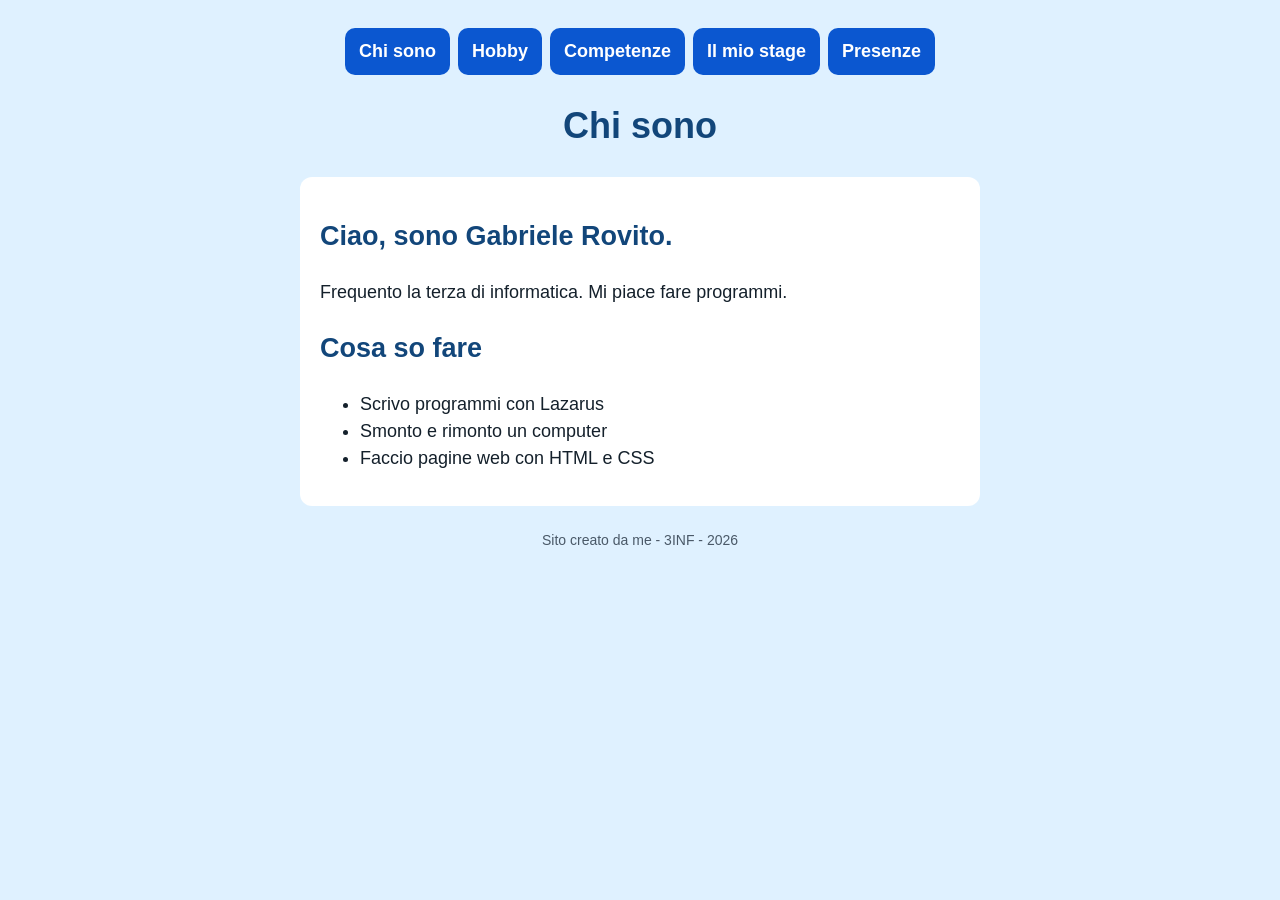
<file: index.html>
<!DOCTYPE html>
<html lang="it">
<head>
  <meta charset="utf-8">
  <meta name="viewport" content="width=device-width, initial-scale=1">
  <title>Chi sono</title>
  <link rel="stylesheet" href="style.css">
</head>
<body>
  <nav class="menu">
    <a href="index.html">Chi sono</a>
    <a href="passione.html">Hobby</a>
    <a href="competenze.html">Competenze</a>
    <a href="diario.html">Il mio stage</a>
    <a href="presenze.html">Presenze</a>
  </nav>
  <h1>Chi sono</h1>
  <div class="scheda">
    <h2>Ciao, sono Gabriele Rovito.</h2>
    <p>Frequento la terza di informatica. Mi piace fare programmi.</p>
    <h2>Cosa so fare</h2>
    <ul>
      <li>Scrivo programmi con Lazarus</li>
      <li>Smonto e rimonto un computer</li>
      <li>Faccio pagine web con HTML e CSS</li>
    </ul>
  </div>
  <p class="piede">Sito creato da me - 3INF - 2026</p>
</body>
</html>
</file>
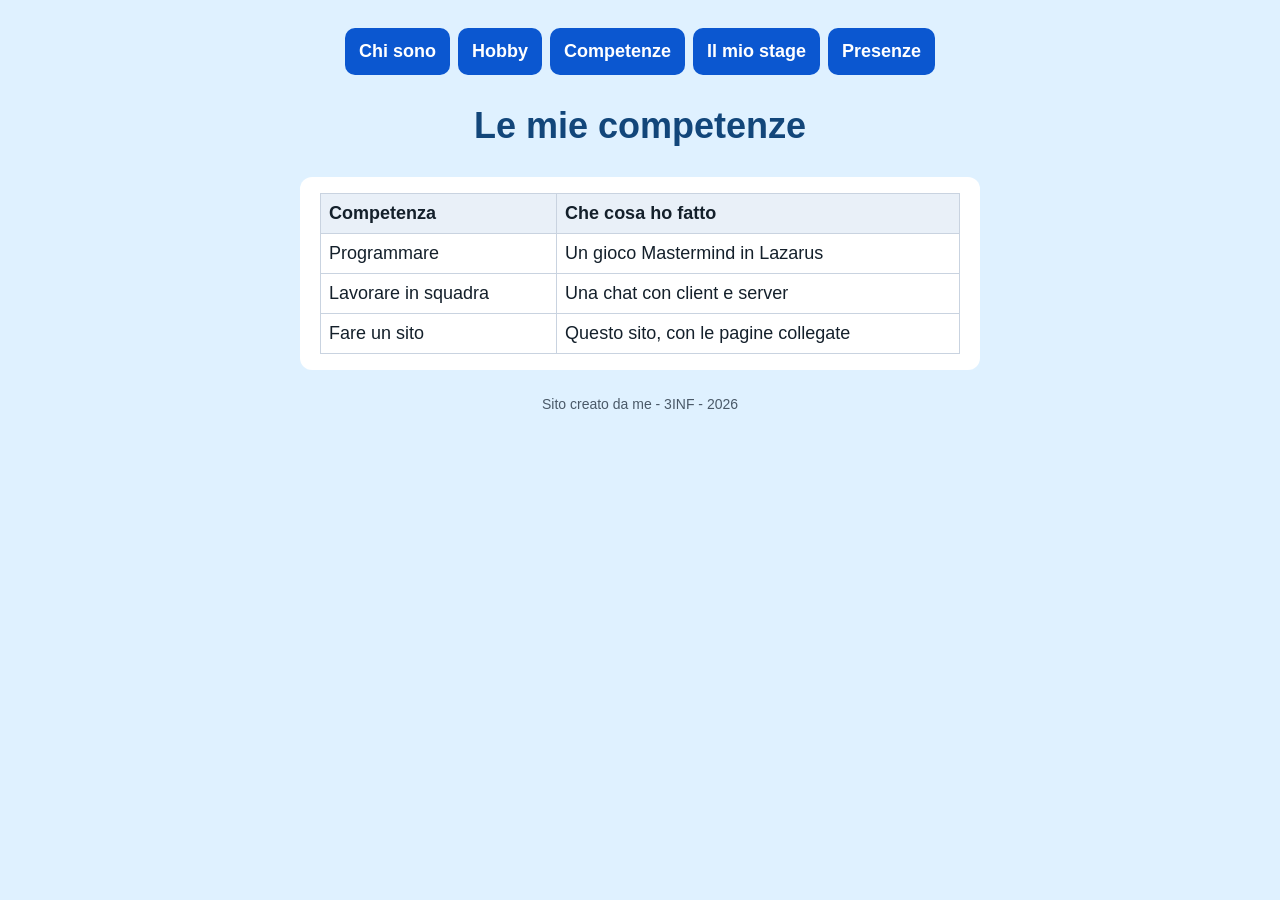
<file: competenze.html>
<!DOCTYPE html>
<html lang="it">
<head>
  <meta charset="utf-8">
  <meta name="viewport" content="width=device-width, initial-scale=1">
  <title>Le mie competenze</title>
  <link rel="stylesheet" href="style.css">
</head>
<body>
  <nav class="menu">
    <a href="index.html">Chi sono</a>
    <a href="passione.html">Hobby</a>
    <a href="competenze.html">Competenze</a>
    <a href="diario.html">Il mio stage</a>
    <a href="presenze.html">Presenze</a>
  </nav>
  <h1>Le mie competenze</h1>
  <div class="scheda">
    <table>
      <tr><th>Competenza</th><th>Che cosa ho fatto</th></tr>
      <tr><td>Programmare</td><td>Un gioco Mastermind in Lazarus</td></tr>
      <tr><td>Lavorare in squadra</td><td>Una chat con client e server</td></tr>
      <tr><td>Fare un sito</td><td>Questo sito, con le pagine collegate</td></tr>
    </table>
  </div>
  <p class="piede">Sito creato da me - 3INF - 2026</p>
</body>
</html>
</file>
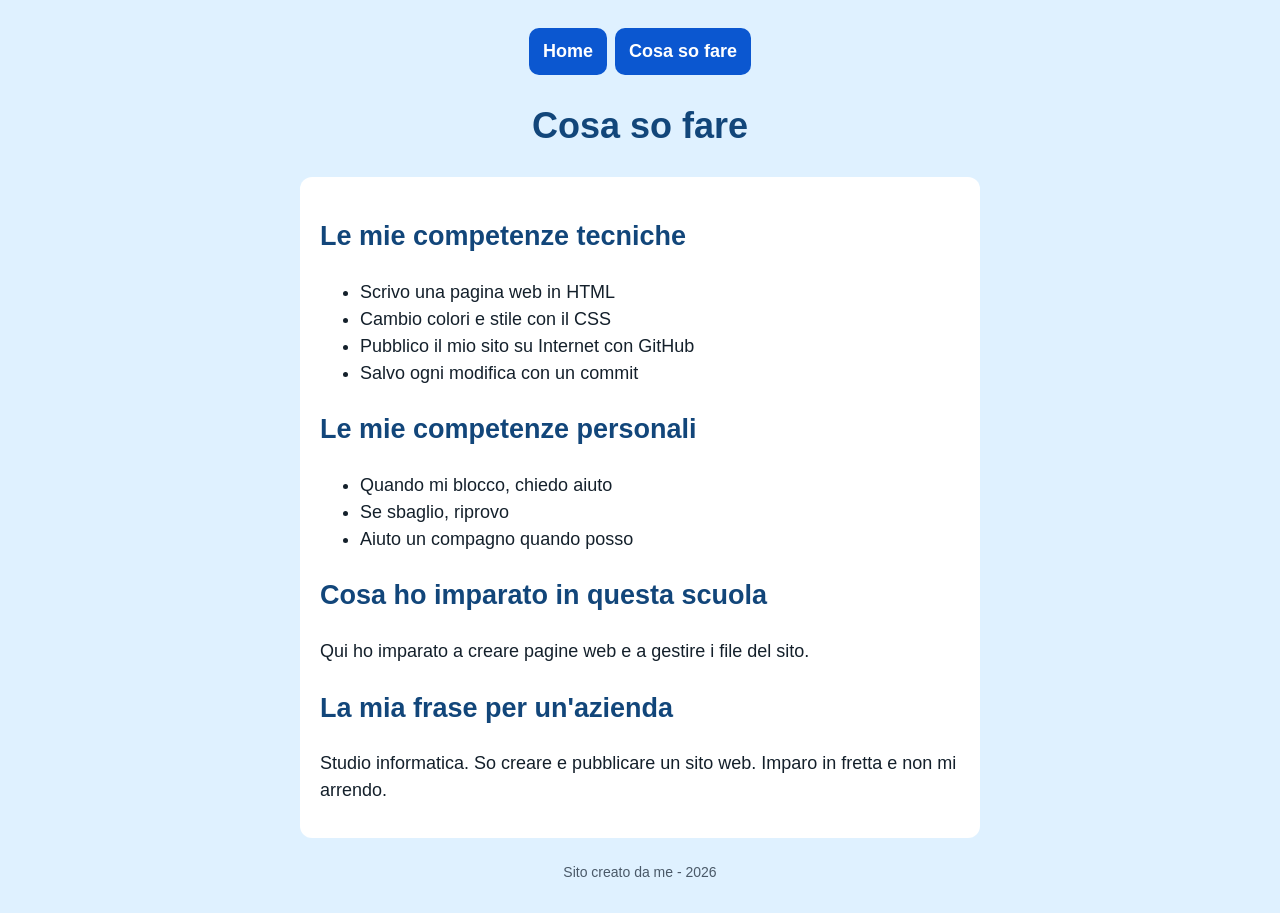
<file: Competenze.html>
<!DOCTYPE html>
<html lang="it">
<head>
  <meta charset="utf-8">
  <meta name="viewport" content="width=device-width, initial-scale=1">
  <title>Cosa so fare</title>
  <link rel="stylesheet" href="style.css">
</head>
<body>
  <nav class="menu">
    <a href="index.html">Home</a>
    <a href="competenze.html">Cosa so fare</a>
  </nav>
  <h1>Cosa so fare</h1>
  <div class="scheda">
    <h2>Le mie competenze tecniche</h2>
    <ul>
      <li>Scrivo una pagina web in HTML</li>
      <li>Cambio colori e stile con il CSS</li>
      <li>Pubblico il mio sito su Internet con GitHub</li>
      <li>Salvo ogni modifica con un commit</li>
    </ul>
    <h2>Le mie competenze personali</h2>
    <ul>
      <li>Quando mi blocco, chiedo aiuto</li>
      <li>Se sbaglio, riprovo</li>
      <li>Aiuto un compagno quando posso</li>
    </ul>
    <h2>Cosa ho imparato in questa scuola</h2>
    <p>Qui ho imparato a creare pagine web e a gestire i file del sito.</p>
    <h2>La mia frase per un'azienda</h2>
    <p>Studio informatica. So creare e pubblicare un sito web. Imparo in fretta e non mi arrendo.</p>
  </div>
  <p class="piede">Sito creato da me - 2026</p>
</body>
</html>
</file>
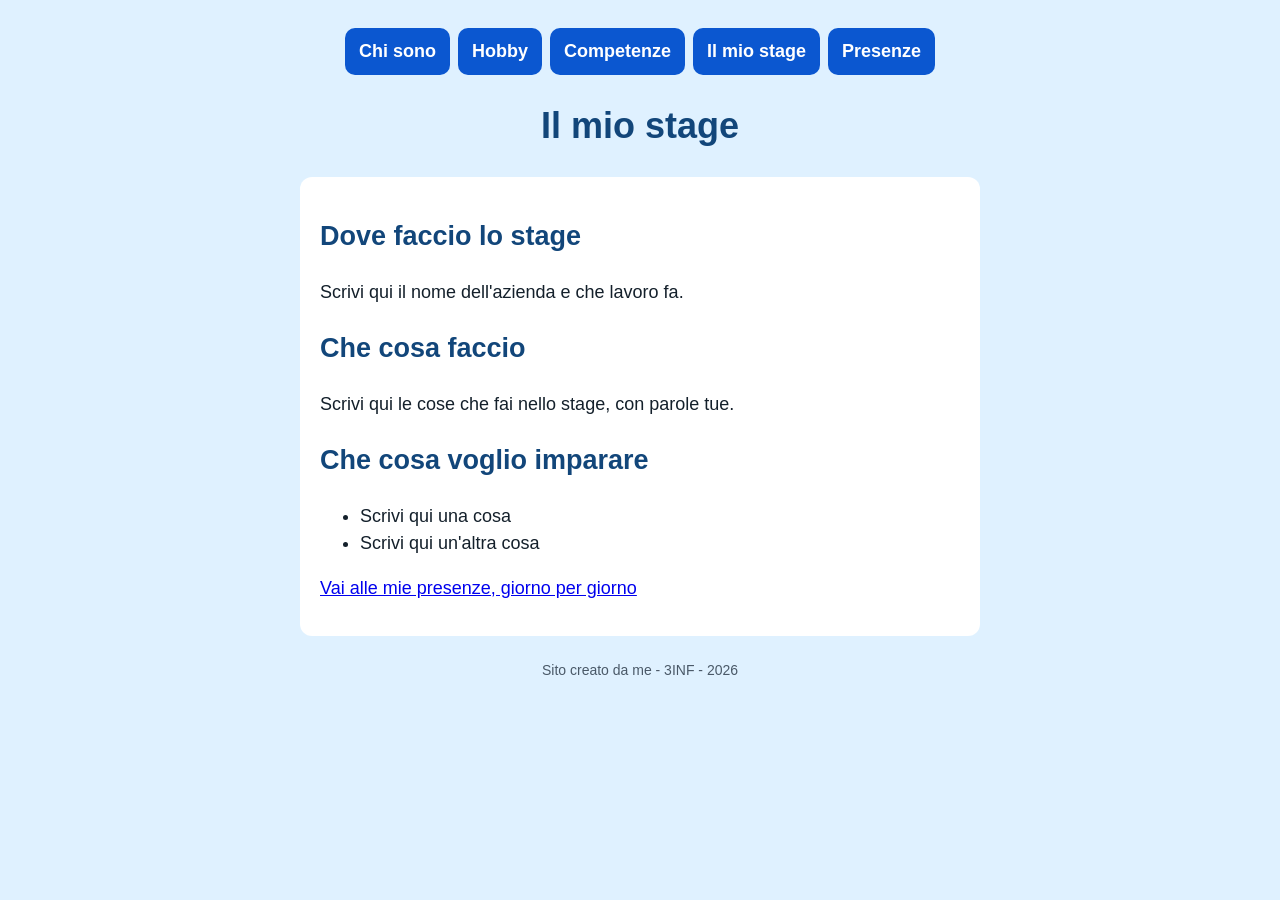
<file: diario.html>
<!DOCTYPE html>
<html lang="it">
<head>
  <meta charset="utf-8">
  <meta name="viewport" content="width=device-width, initial-scale=1">
  <title>Il mio stage</title>
  <link rel="stylesheet" href="style.css">
</head>
<body>
  <nav class="menu">
    <a href="index.html">Chi sono</a>
    <a href="passione.html">Hobby</a>
    <a href="competenze.html">Competenze</a>
    <a href="diario.html">Il mio stage</a>
    <a href="presenze.html">Presenze</a>
  </nav>
  <h1>Il mio stage</h1>
  <div class="scheda">
    <h2>Dove faccio lo stage</h2>
    <p>Scrivi qui il nome dell&#39;azienda e che lavoro fa.</p>
    <h2>Che cosa faccio</h2>
    <p>Scrivi qui le cose che fai nello stage, con parole tue.</p>
    <h2>Che cosa voglio imparare</h2>
    <ul>
      <li>Scrivi qui una cosa</li>
      <li>Scrivi qui un&#39;altra cosa</li>
    </ul>
    <p><a href="presenze.html">Vai alle mie presenze, giorno per giorno</a></p>
  </div>
  <p class="piede">Sito creato da me - 3INF - 2026</p>
</body>
</html>
</file>
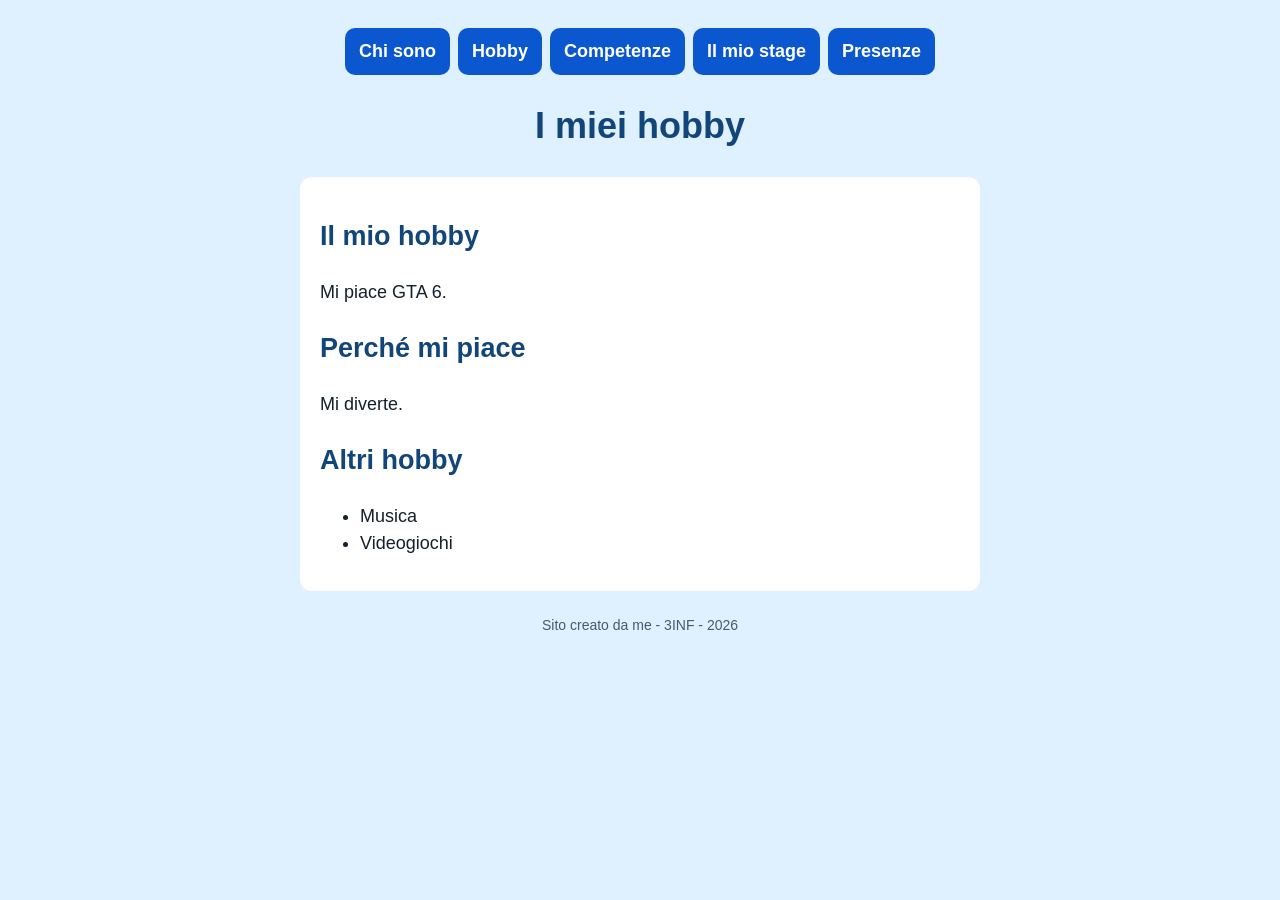
<file: passione.html>
<!DOCTYPE html>
<html lang="it">
<head>
  <meta charset="utf-8">
  <meta name="viewport" content="width=device-width, initial-scale=1">
  <title>I miei hobby</title>
  <link rel="stylesheet" href="style.css">
</head>
<body>
  <nav class="menu">
    <a href="index.html">Chi sono</a>
    <a href="passione.html">Hobby</a>
    <a href="competenze.html">Competenze</a>
    <a href="diario.html">Il mio stage</a>
    <a href="presenze.html">Presenze</a>
  </nav>
  <h1>I miei hobby</h1>
  <div class="scheda">
    <h2>Il mio hobby</h2>
    <p>Mi piace GTA 6.</p>
    <h2>Perché mi piace</h2>
    <p>Mi diverte.</p>
    <h2>Altri hobby</h2>
    <ul>
      <li>Musica</li>
      <li>Videogiochi</li>
    </ul>
  </div>
  <p class="piede">Sito creato da me - 3INF - 2026</p>
</body>
</html>
</file>
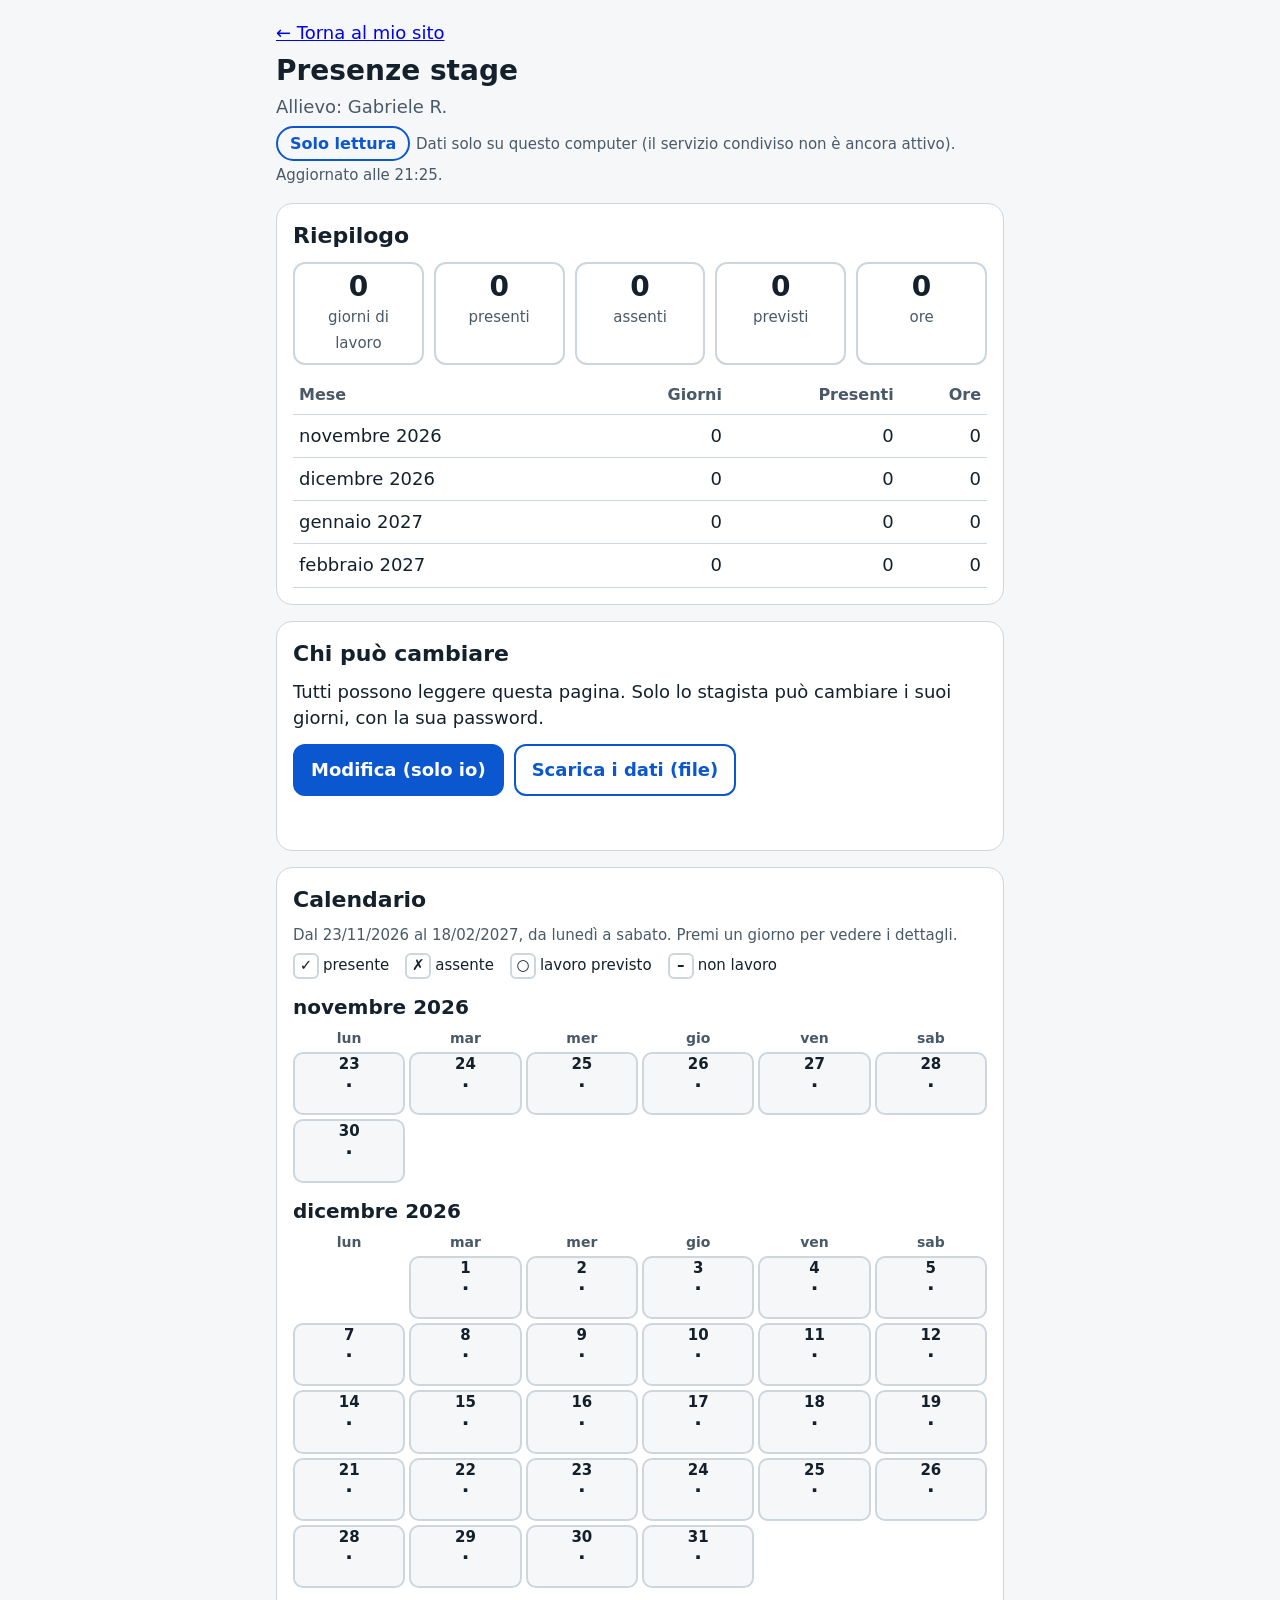
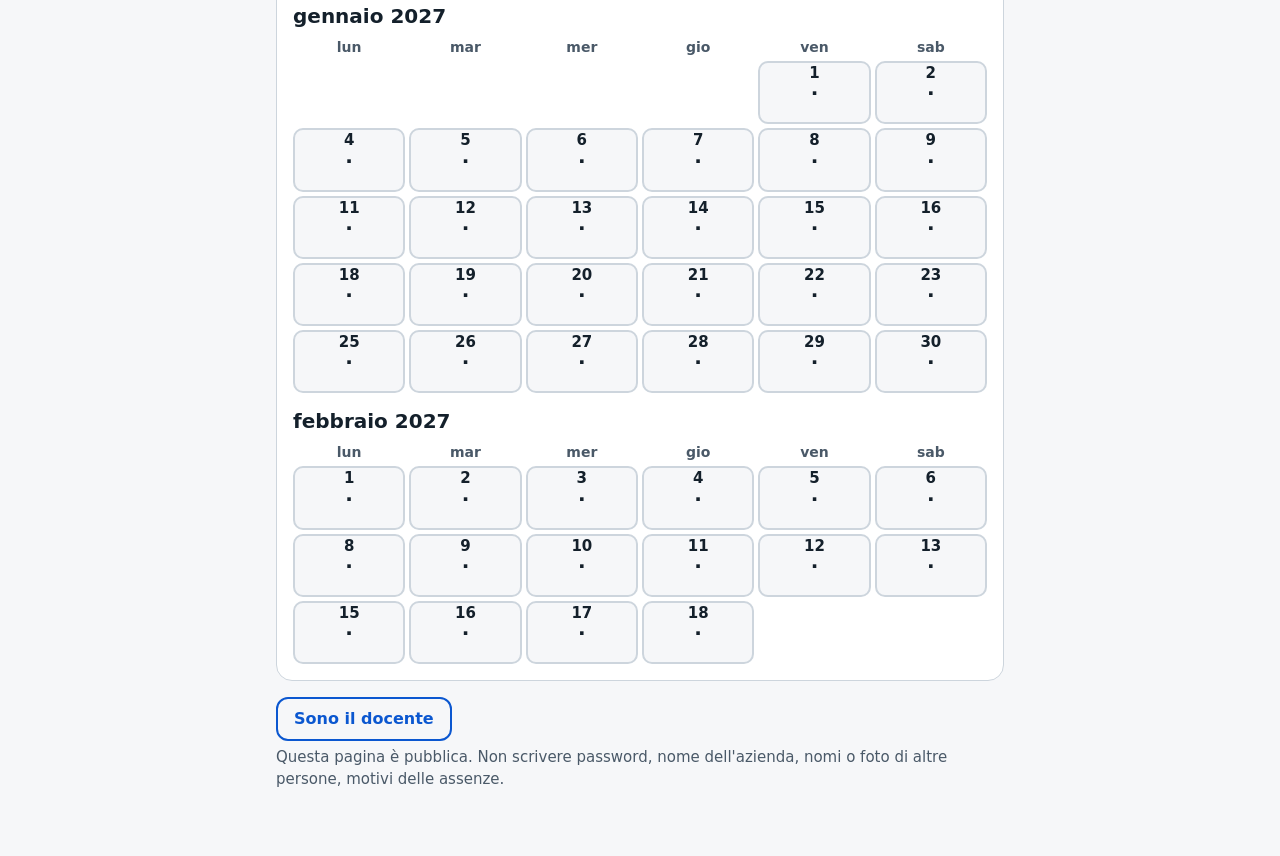
<file: presenze.html>
<!doctype html>
<html lang="it"><head><meta charset="utf-8"><meta name="viewport" content="width=device-width,initial-scale=1"><meta name="robots" content="noindex"><link rel="icon" href="data:,">
<title>Presenze stage</title>
<style>
:root{--bg:#f6f7f9;--card:#fff;--ink:#14202b;--mut:#4a5968;--line:#cdd5dd;--acc:#0b57d0;--accd:#fff;--ok:#0a7a3d;--okbg:#c8f0d2;--ko:#a32020;--kobg:#f6c9c9;--pv:#8a5a00;--pvbg:#fde9b8;--nl:#e7eaee;--warn:#fff8e1;--warnl:#e6c96a}
:root[data-theme="dark"]{--bg:#10161c;--card:#1a232c;--ink:#e8eef4;--mut:#a9b7c4;--line:#33424f;--acc:#8ab4f8;--accd:#10161c;--ok:#7fd69b;--okbg:#17402a;--ko:#ff9b9b;--kobg:#4a2222;--pv:#f2c66d;--pvbg:#4a3a12;--nl:#26313b;--warn:#3a3213;--warnl:#7a6a22}
@media (prefers-color-scheme:dark){:root:not([data-theme="light"]){--bg:#10161c;--card:#1a232c;--ink:#e8eef4;--mut:#a9b7c4;--line:#33424f;--acc:#8ab4f8;--accd:#10161c;--ok:#7fd69b;--okbg:#17402a;--ko:#ff9b9b;--kobg:#4a2222;--pv:#f2c66d;--pvbg:#4a3a12;--nl:#26313b;--warn:#3a3213;--warnl:#7a6a22}}
*{box-sizing:border-box}
html{-webkit-text-size-adjust:100%}
body{margin:0;background:var(--bg);color:var(--ink);font:18px/1.45 system-ui,-apple-system,"Segoe UI",Roboto,Arial,sans-serif;overflow-wrap:anywhere}
main{max-width:760px;margin:0 auto;padding:14px 16px 60px}
h1{font-size:28px;line-height:1.2;margin:8px 0 4px}
h2{font-size:22px;margin:0 0 10px}
p{margin:6px 0}
.sub,.small{color:var(--mut)}.small{font-size:15px}
section{background:var(--card);border:1px solid var(--line);border-radius:16px;padding:16px;margin:16px 0}
.badge{display:inline-block;padding:4px 12px;border-radius:99px;font-weight:700;font-size:16px;border:2px solid var(--line)}
.badge.view{border-color:var(--acc);color:var(--acc)}
.badge.edit{border-color:var(--ok);color:var(--ok);background:var(--okbg)}
.btn{min-height:52px;padding:10px 16px;border-radius:12px;border:2px solid var(--acc);background:var(--acc);color:var(--accd);font-weight:700;font-size:18px;line-height:1.2;font-family:inherit;cursor:pointer;touch-action:manipulation}
.btn.sec{background:transparent;color:var(--acc)}
.btn.ko{background:transparent;color:var(--ko);border-color:var(--ko)}
.btn:disabled{opacity:.5;cursor:default}
label{display:block;font-weight:700;margin:12px 0 4px}
input,select,textarea{width:100%;min-height:52px;font:inherit;padding:8px 10px;border-radius:10px;border:2px solid var(--line);background:var(--bg);color:var(--ink)}
textarea{min-height:96px}
input[type=checkbox]{width:28px;min-height:28px;height:28px;margin:0}
.msg{min-height:26px;font-weight:700}.msg.ok{color:var(--ok)}.msg.ko{color:var(--ko)}
.warn{background:var(--warn);border:1px solid var(--warnl);border-radius:10px;padding:10px 12px;margin:10px 0}
.actions{display:flex;flex-wrap:wrap;gap:10px;margin-top:12px}
[hidden]{display:none!important}
.cards{display:grid;grid-template-columns:repeat(2,1fr);gap:10px}
@media (min-width:600px){.cards{grid-template-columns:repeat(5,1fr)}}
.card{border:2px solid var(--line);border-radius:12px;padding:8px;text-align:center}
.card b{display:block;font-size:28px;line-height:1.1}.card span{font-size:15px;color:var(--mut)}
table{width:100%;border-collapse:collapse;margin-top:10px}
th,td{border-bottom:1px solid var(--line);padding:8px 6px;text-align:left}
th{font-size:16px;color:var(--mut)}td.n,th.n{text-align:right;white-space:nowrap}
.mese{margin:14px 0 6px;font-size:20px}
.grid{display:grid;grid-template-columns:repeat(6,1fr);gap:4px}
.gh{text-align:center;font-size:14px;font-weight:700;color:var(--mut)}
.d{min-height:62px;border-radius:10px;border:2px solid var(--line);background:var(--bg);color:var(--ink);font:inherit;padding:2px;display:flex;flex-direction:column;align-items:center;justify-content:center;line-height:1.15;cursor:pointer;touch-action:manipulation}
.d .dn{font-size:15px;font-weight:700}.d .sy{font-size:20px;font-weight:700}.d .ho{font-size:13px}
.d.s-N{background:var(--nl);color:var(--mut)}
.d.s-L{background:var(--pvbg);border-color:var(--pv);color:var(--pv)}
.d.s-P{background:var(--okbg);border-color:var(--ok);color:var(--ok)}
.d.s-A{background:var(--kobg);border-color:var(--ko);color:var(--ko)}
.vuoto{visibility:hidden}
.leg{display:flex;flex-wrap:wrap;gap:8px 16px;font-size:15px}
.leg span b{display:inline-block;min-width:26px;text-align:center;border-radius:6px;border:2px solid var(--line);margin-right:4px}
#sheet{position:fixed;inset:0;background:rgba(0,0,0,.5);display:flex;align-items:flex-end;justify-content:center;z-index:10}
#sheet .in{background:var(--card);width:100%;max-width:560px;max-height:92vh;overflow:auto;border-radius:18px 18px 0 0;padding:16px}
.sc{display:grid;grid-template-columns:1fr 1fr;gap:8px}
.sc .btn{background:var(--bg);color:var(--ink);border-color:var(--line)}
.sc .btn.on.N{background:var(--nl);border-color:var(--mut)}
.sc .btn.on.L{background:var(--pvbg);border-color:var(--pv);color:var(--pv)}
.sc .btn.on.P{background:var(--okbg);border-color:var(--ok);color:var(--ok)}
.sc .btn.on.A{background:var(--kobg);border-color:var(--ko);color:var(--ko)}
.days{display:grid;grid-template-columns:repeat(3,1fr);gap:8px}
.days label{display:flex;align-items:center;gap:8px;margin:0;font-weight:400;min-height:48px}
@media (max-width:520px){h1{font-size:24px}}
</style></head><body><main>
<p id="torna" hidden><a href="index.html">&larr; Torna al mio sito</a></p>
<h1>Presenze stage</h1>
<p class="sub" id="chi"></p>
<div id="viewer" hidden><label for="v-all">Allievo</label><select id="v-all"></select></div>
<div class="warn" id="prova" hidden><b>MODO PROVA.</b> Quello che scrivi resta solo su questo computer. Non va nelle presenze vere.</div>
<p><span class="badge view" id="modo">Solo lettura</span> <span class="small" id="stato">Caricamento...</span></p>

<section id="s-riep"><h2>Riepilogo</h2>
<div class="cards">
<div class="card"><b id="r-lav">0</b><span>giorni di lavoro</span></div>
<div class="card"><b id="r-pre">0</b><span>presenti</span></div>
<div class="card"><b id="r-ass">0</b><span>assenti</span></div>
<div class="card"><b id="r-prev">0</b><span>previsti</span></div>
<div class="card"><b id="r-ore">0</b><span>ore</span></div>
</div>
<table id="t-mesi"><thead><tr><th>Mese</th><th class="n">Giorni</th><th class="n">Presenti</th><th class="n">Ore</th></tr></thead><tbody></tbody></table>
</section>

<section id="s-az"><h2>Chi può cambiare</h2>
<p id="az-testo">Tutti possono leggere questa pagina. Solo lo stagista può cambiare i suoi giorni, con la sua password.</p>
<div id="f-pw" hidden>
<p id="pw-aiuto"></p>
<label for="pw1" id="l-pw1">Password</label><input id="pw1" type="password" autocomplete="current-password">
<div id="pw2box" hidden><label for="pw2">Scrivi ancora la stessa password</label><input id="pw2" type="password" autocomplete="new-password"></div>
<div class="actions"><button class="btn" id="b-pw-ok" type="button">Entra</button><button class="btn sec" id="b-pw-no" type="button">Annulla</button></div>
</div>
<div id="f-doc" hidden>
<label for="du">Utente</label><input id="du" type="text" autocomplete="username" autocapitalize="none" spellcheck="false">
<label for="dp">Password</label><input id="dp" type="password" autocomplete="current-password">
<div class="actions"><button class="btn" id="b-doc-ok" type="button">Entra</button><button class="btn sec" id="b-doc-no" type="button">Annulla</button></div>
</div>
<div class="actions" id="az-bott">
<button class="btn" id="b-mod" type="button">Modifica (solo io)</button>
<button class="btn sec" id="b-esci" type="button" hidden>Esci dalla modifica</button>
<button class="btn sec" id="b-export" type="button">Scarica i dati (file)</button>
<button class="btn sec" id="b-import" type="button" hidden>Carica il mio file</button><input type="file" id="f-import" accept=".json,application/json" hidden>
<button class="btn sec" id="b-invia" type="button" hidden>Invia le modifiche in attesa</button>
</div>
<p class="msg" id="msg" role="status" aria-live="polite"></p>
</section>

<section id="s-fissi" hidden><h2>I miei giorni di lavoro</h2>
<p class="small">Scegli i giorni della settimana in cui lavori. Premi il bottone: tutti i giorni ancora vuoti diventano <b>Lavoro previsto</b> o <b>Non lavoro</b>. I giorni già segnati non cambiano.</p>
<div class="days" id="giorni-sett"></div>
<div class="actions"><button class="btn" id="b-fissi" type="button">Segna i giorni scelti</button></div>
</section>

<section><h2>Calendario</h2>
<p class="small">Dal 23/11/2026 al 18/02/2027, da lunedì a sabato. Premi un giorno per vedere i dettagli.</p>
<div class="leg"><span><b>✓</b>presente</span><span><b>✗</b>assente</span><span><b>○</b>lavoro previsto</span><span><b>–</b>non lavoro</span></div>
<div id="cal"></div></section>
<section id="s-doc" hidden><h2>Docente</h2><p class="small">Hai fatto l'accesso come docente. Puoi cambiare i giorni di questo allievo.</p>
<div class="actions"><button class="btn ko" id="b-reset" type="button">Azzera la password di questo allievo</button></div></section>
<p class="small"><button class="btn sec" id="b-docente" type="button" style="min-height:44px;font-size:16px">Sono il docente</button></p>
<p class="small">Questa pagina è pubblica. Non scrivere password, nome dell'azienda, nomi o foto di altre persone, motivi delle assenze.</p>
</main>
<div id="sheet" hidden role="dialog" aria-modal="true" aria-labelledby="sh-tit"><div class="in">
<h2 id="sh-tit"></h2>
<div id="sh-let"></div>
<div id="sh-mod" hidden>
<div class="sc" id="sh-stati"></div>
<div id="sh-campi">
<div id="sh-oreb"><label for="sh-ore">Ore (da 0 a 12)</label><input id="sh-ore" type="number" min="0" max="12" step="0.5" inputmode="decimal" placeholder="Per esempio: 6"></div>
<label for="sh-att" id="sh-attl">Che cosa hai fatto</label><textarea id="sh-att" maxlength="200" placeholder="Poche parole"></textarea>
</div>
<p class="msg" id="sh-msg" role="status" aria-live="polite"></p>
<div class="actions"><button class="btn" id="sh-salva" type="button">Salva il giorno</button><button class="btn sec" id="sh-vuoto" type="button">Svuota il giorno</button><button class="btn sec" id="sh-chiudi2" type="button">Chiudi</button></div>
</div>
<div class="actions" id="sh-solo"><button class="btn sec" id="sh-chiudi" type="button">Chiudi</button></div>
</div></div>
<script>
"use strict";
/* ====== CONFIGURAZIONE (versione 2.2, 17/11/2026; v2.2: link «Torna al mio sito», bottone «Carica il mio file» per rimettere i giorni salvati con «Scarica i dati»; v2.1: accesso del docente con la password scelta dal docente, sale nuovo, PBKDF2 2.000.000 iterazioni; v2.0: prima versione) ====== */
var CFG = {
  allievo: "Gabriele R.",            /* «Nome I.»: lo mette la pagina «copia» */
  inizio: "2026-11-23", fine: "2027-02-18",
  endpoint: "",                      /* servizio Apps Script; vuoto = dati solo su questo computer */
  configUrl: "https://nicolaregge-pulse.github.io/corso-informatica/stage/config.json",  /* qui sta l'indirizzo del servizio: si attiva senza rifare le pagine */
  docenteModifica: true,             /* UN SOLO VALORE: true = il docente puo' sbloccare la modifica di ogni allievo; false = solo lo stagista */
  allievi: ["Alessandro A.","Denis A.","David A.","Eric C.","Nicolo' C.","Mirko D.","Ariel D.","Mahmoud E.","Rafi F.","Emmanuel F.","Andrea G.","Simone G.","Zhan L.","Tomas L.","Filippo M.","Beatrice N.","Kelvin P.","Kevin R.","Gabriele R.","Dani S.","Samuele U.","Noah V."],
  /*DOC-INIZIO*/
  doc: {iter: 2000000, salt: "30419b9ed8a272e2755a133168255df7", verifier: "aa7f3bc6ee890cc2c3f1fb0e5d5bc6c0f261cc8dd26fa501a1899412390e0832"},
  /*DOC-FINE*/
  chiave: "presenze-stage-v2"
};
var PROVA = /[?&]prova=1/.test(location.search);
if (PROVA) { CFG.endpoint = ""; CFG.chiave += "-prova"; }
var QS = (location.search.match(/[?&]allievo=([^&]*)/) || [])[1];
var VIEWER = CFG.allievo.charAt(0) === "@";
var ALL = VIEWER ? (QS ? decodeURIComponent(QS.replace(/\+/g, " ")) : "") : CFG.allievo;
var NOMI = {N: "Non lavoro", L: "Lavoro previsto", P: "Presente", A: "Assente"};
var SIMB = {N: "–", L: "○", P: "✓", A: "✗"};
var GN = ["domenica","lunedì","martedì","mercoledì","giovedì","venerdì","sabato"];
var MN = ["gennaio","febbraio","marzo","aprile","maggio","giugno","luglio","agosto","settembre","ottobre","novembre","dicembre"];
var dati = {};            /* iso -> {s,o,t} dell'allievo mostrato */
var info = {salt: "", haPassword: false};
var pend = {};            /* modifiche non ancora nel servizio */
var K = null, comeDocente = false, aperto = null, ultimiDati = [];
var $ = function (id) { return document.getElementById(id); };
function el(t, c, x) { var e = document.createElement(t); if (c) e.className = c; if (x != null) e.textContent = x; return e; }
function utc(iso) { var p = iso.split("-"); return new Date(Date.UTC(+p[0], +p[1] - 1, +p[2])); }
function isoDi(d) { return d.toISOString().slice(0, 10); }
function fmt(iso) { var p = iso.split("-"); return p[2] + "/" + p[1] + "/" + p[0]; }
function nOre(n) { return String(Math.round(n * 10) / 10).replace(".", ","); }
function periodo() { var a = [], d = utc(CFG.inizio), f = utc(CFG.fine); while (d <= f) { if (d.getUTCDay() !== 0) a.push(isoDi(d)); d = new Date(d.getTime() + 86400000); } return a; }
var PER = periodo();
function msg(t, k) { var m = $("msg"); m.className = "msg " + (k || ""); m.textContent = t; }

/* ====== dati: locali o dal servizio ====== */
function kLoc(p) { return CFG.chiave + ":" + (p || "d") + ":" + ALL; }
function leggiLoc(p) { try { var t = localStorage.getItem(kLoc(p)); return t ? JSON.parse(t) : null; } catch (e) { return null; } }
function scriviLoc(p, v) { try { localStorage.setItem(kLoc(p), JSON.stringify(v)); } catch (e) {} }
function vista() { var o = {}, k; for (k in dati) o[k] = dati[k]; for (k in pend) { if (pend[k].s) o[k] = pend[k]; else delete o[k]; } return o; }
function stato(t) { $("stato").textContent = t; }
function ora() { var d = new Date(); return ("0" + d.getHours()).slice(-2) + ":" + ("0" + d.getMinutes()).slice(-2); }
function carica() {
  if (!ALL) { dati = {}; disegna(); stato("Scegli un allievo."); return Promise.resolve(); }
  pend = (CFG.endpoint && leggiLoc("pend")) || {};
  if (!CFG.endpoint) {
    var l = leggiLoc("d") || {};
    dati = l.giorni || {}; info = {salt: l.salt || "", haPassword: !!l.verifier};
    stato((PROVA ? "Modo prova: dati solo su questo computer. " : "Dati solo su questo computer (il servizio condiviso non è ancora attivo). ") + "Aggiornato alle " + ora() + ".");
    disegna(); return Promise.resolve();
  }
  return fetch(CFG.endpoint + "?t=" + Date.now()).then(function (r) { return r.json(); }).then(function (j) {
    dati = {}; (j.giorni || []).forEach(function (g) { if (g.a === ALL) dati[g.d] = {s: g.s, o: Number(g.o) || 0, t: g.t || ""}; });
    var a = (j.allievi || []).filter(function (x) { return x.nome === ALL; })[0];
    info = a ? {salt: a.salt || "", haPassword: !!a.haPassword} : {salt: "", haPassword: false};
    if (typeof j.docenteModifica === "boolean") CFG.docenteModifica = j.docenteModifica;
    stato("Dati dal servizio condiviso. Aggiornati alle " + ora() + ".");
    disegna();
  }).catch(function () { dati = {}; stato("Il servizio condiviso non risponde. Riprova più tardi."); disegna(); });
}

/* ====== calendario e riepilogo ====== */
function disegna() {
  $("chi").textContent = ALL ? "Allievo: " + ALL : "Scegli un allievo per vedere le sue presenze.";
  var v = vista(), c = {L: 0, P: 0, A: 0, ore: 0}, mesi = {};
  PER.forEach(function (d) {
    var x = v[d]; if (!x) return; var m = d.slice(0, 7);
    mesi[m] = mesi[m] || {g: 0, p: 0, o: 0};
    if (x.s === "L") { c.L++; mesi[m].g++; }
    if (x.s === "P") { c.P++; mesi[m].g++; mesi[m].p++; mesi[m].o += x.o || 0; c.ore += x.o || 0; }
    if (x.s === "A") { c.A++; mesi[m].g++; }
  });
  $("r-lav").textContent = c.L + c.P + c.A; $("r-pre").textContent = c.P; $("r-ass").textContent = c.A; $("r-prev").textContent = c.L; $("r-ore").textContent = nOre(c.ore);
  var tb = document.querySelector("#t-mesi tbody"); tb.textContent = "";
  var chiavi = []; PER.forEach(function (d) { var m = d.slice(0, 7); if (chiavi.indexOf(m) < 0) chiavi.push(m); });
  chiavi.forEach(function (m) {
    var q = mesi[m] || {g: 0, p: 0, o: 0}, tr = el("tr");
    tr.appendChild(el("td", null, MN[+m.slice(5) - 1] + " " + m.slice(0, 4))); tr.appendChild(el("td", "n", q.g)); tr.appendChild(el("td", "n", q.p)); tr.appendChild(el("td", "n", nOre(q.o))); tb.appendChild(tr);
  });
  var cal = $("cal"); cal.textContent = "";
  chiavi.forEach(function (m) {
    cal.appendChild(el("h3", "mese", MN[+m.slice(5) - 1] + " " + m.slice(0, 4)));
    var g = el("div", "grid"); ["lun", "mar", "mer", "gio", "ven", "sab"].forEach(function (n) { g.appendChild(el("div", "gh", n)); });
    var giorni = PER.filter(function (d) { return d.slice(0, 7) === m; });
    var off = (utc(giorni[0]).getUTCDay() + 6) % 7; for (var i = 0; i < off; i++) g.appendChild(el("div", "vuoto"));
    giorni.forEach(function (d) {
      var x = v[d], b = el("button", "d" + (x ? " s-" + x.s : "")); b.type = "button";
      b.appendChild(el("span", "dn", String(+d.slice(8)))); b.appendChild(el("span", "sy", x ? SIMB[x.s] : "·"));
      b.appendChild(el("span", "ho", x && x.s === "P" ? nOre(x.o || 0) + " h" : " "));
      b.setAttribute("aria-label", GN[utc(d).getUTCDay()] + " " + fmt(d) + ": " + (x ? NOMI[x.s] + (x.s === "P" ? ", " + nOre(x.o || 0) + " ore" : "") : "non segnato"));
      b.addEventListener("click", function () { apriGiorno(d); }); g.appendChild(b);
    });
    cal.appendChild(g);
  });
  $("b-invia").hidden = !(K && CFG.endpoint && Object.keys(pend).length);
  $("b-import").hidden = !K || comeDocente;
}

/* ====== il giorno ====== */
var scelta = "";
function apriGiorno(d) {
  aperto = d; var x = vista()[d];
  $("sh-tit").textContent = GN[utc(d).getUTCDay()] + " " + fmt(d); $("sh-msg").textContent = "";
  var let_ = $("sh-let"); let_.textContent = "";
  if (!K) {
    let_.appendChild(el("p", null, x ? NOMI[x.s] : "Non ancora segnato."));
    if (x && x.s === "P") let_.appendChild(el("p", null, "Ore: " + nOre(x.o || 0)));
    if (x && x.t) let_.appendChild(el("p", null, x.t));
    $("sh-mod").hidden = true; $("sh-solo").hidden = false;
  } else {
    scelta = x ? x.s : ""; $("sh-ore").value = x && x.s === "P" ? x.o : ""; $("sh-att").value = x ? (x.t || "") : "";
    var S = $("sh-stati"); S.textContent = "";
    ["P", "A", "L", "N"].forEach(function (s) {
      var b = el("button", "btn " + s, SIMB[s] + " " + NOMI[s]); b.type = "button"; b.dataset.s = s;
      b.addEventListener("click", function () { scelta = s; campi(); }); S.appendChild(b);
    });
    campi(); $("sh-mod").hidden = false; $("sh-solo").hidden = true;
  }
  $("sheet").hidden = false;
  var f = $("sh-mod").hidden ? $("sh-chiudi") : S0(); if (f) f.focus();
}
function S0() { return $("sh-stati").firstChild; }
function campi() {
  Array.prototype.forEach.call($("sh-stati").children, function (b) { b.className = "btn " + b.dataset.s + (b.dataset.s === scelta ? " on" : ""); b.setAttribute("aria-pressed", b.dataset.s === scelta ? "true" : "false"); });
  $("sh-campi").hidden = !(scelta === "P" || scelta === "L"); $("sh-oreb").hidden = scelta !== "P";
  $("sh-attl").textContent = scelta === "L" ? "Che cosa farai (facoltativo)" : "Che cosa hai fatto";
}
function chiudi() { $("sheet").hidden = true; aperto = null; }
function salvaGiorno() {
  var m = $("sh-msg"); m.className = "msg ko";
  if (!scelta) { m.textContent = "Scegli una delle quattro cose."; return; }
  var o = 0, t = $("sh-att").value.trim().slice(0, 200);
  if (scelta === "P") {
    o = parseFloat(String($("sh-ore").value).replace(",", "."));
    if (isNaN(o) || o < 0 || o > 12) { m.textContent = "Le ore sono un numero da 0 a 12."; return; }
    if (!t) { m.textContent = "Scrivi in poche parole che cosa hai fatto."; return; }
  }
  if (scelta === "A" || scelta === "N") t = "";
  invia([{d: aperto, s: scelta, o: o, t: t}]).then(function (ok) { if (ok) chiudi(); });
}
function svuotaGiorno() { invia([{d: aperto, s: "", o: 0, t: ""}]).then(function (ok) { if (ok) chiudi(); }); }

/* ====== salvataggio ====== */
function applica(lista) {
  lista.forEach(function (g) { if (g.s) dati[g.d] = {s: g.s, o: g.o, t: g.t}; else delete dati[g.d]; });
}
function invia(lista) {
  if (!K) { msg("Per cambiare serve l'accesso.", "ko"); return Promise.resolve(false); }
  if (!CFG.endpoint) {
    if (comeDocente && !CFG.docenteModifica) { msg("La modifica del docente è spenta.", "ko"); return Promise.resolve(false); }
    applica(lista); var l = leggiLoc("d") || {}; l.giorni = dati; scriviLoc("d", l); disegna();
    msg("Salvato su questo computer. Premi «Scarica i dati» per avere il file.", "ok"); return Promise.resolve(true);
  }
  return post({op: "salva", allievo: ALL, k: K, giorni: lista}).then(function (j) {
    if (j && j.ok) { applica(lista); lista.forEach(function (g) { delete pend[g.d]; }); scriviLoc("pend", pend); disegna(); msg("Salvato nel servizio condiviso.", "ok"); return true; }
    if (j && /accesso/.test(j.errore || "")) { msg("La password non è più valida. Esci e rientra.", "ko"); return false; }
    msg("Il servizio non ha accettato (" + ((j && j.errore) || "errore") + ").", "ko"); return false;
  }).catch(function () {
    lista.forEach(function (g) { pend[g.d] = {s: g.s, o: g.o, t: g.t}; }); scriviLoc("pend", pend); disegna();
    msg("Non riesco a inviare. La modifica resta su questo computer: premi «Invia le modifiche in attesa».", "ko"); return true;
  });
}
function inviaAttesa() {
  var lista = Object.keys(pend).map(function (d) { return {d: d, s: pend[d].s, o: pend[d].o || 0, t: pend[d].t || ""}; });
  if (!lista.length) return; invia(lista).then(function () { carica(); });
}
function post(c) { return fetch(CFG.endpoint, {method: "POST", headers: {"Content-Type": "text/plain;charset=utf-8"}, body: JSON.stringify(c)}).then(function (r) { return r.json(); }); }

/* ====== password: PBKDF2 con sale; si salva e si confronta solo l'impronta ====== */
function hex2buf(h) { var a = new Uint8Array(h.length / 2); for (var i = 0; i < a.length; i++) a[i] = parseInt(h.substr(i * 2, 2), 16); return a; }
function buf2hex(b) { return Array.prototype.map.call(new Uint8Array(b), function (x) { return ("0" + x.toString(16)).slice(-2); }).join(""); }
function derivaChiave(saltHex, extra, password, iter) {
  var enc = new TextEncoder(), sale = hex2buf(saltHex), u = enc.encode(extra.trim().toLowerCase());
  var s = new Uint8Array(sale.length + u.length); s.set(sale, 0); s.set(u, sale.length);
  return crypto.subtle.importKey("raw", enc.encode(password), "PBKDF2", false, ["deriveBits"]).then(function (k) {
    return crypto.subtle.deriveBits({name: "PBKDF2", hash: "SHA-256", salt: s, iterations: iter}, k, 256);
  }).then(function (bits) { var kk = buf2hex(bits); return crypto.subtle.digest("SHA-256", enc.encode(kk)).then(function (h) { return {K: kk, V: buf2hex(h)}; }); });
}
function saleNuovo() { var a = new Uint8Array(16); crypto.getRandomValues(a); return buf2hex(a); }
var ITER = 200000;
function haCrypto() { return !!(window.crypto && crypto.subtle); }

function mostraPw(si) {
  $("f-pw").hidden = !si; $("f-doc").hidden = true; $("pw1").value = ""; $("pw2").value = "";
  if (!si) return;
  var nuova = !info.haPassword;
  $("pw2box").hidden = !nuova;
  $("pw-aiuto").textContent = nuova ? "Prima volta: scegli la tua password. Almeno 8 caratteri. Scrivila su un posto sicuro: non si può leggere più. Non darla a nessuno." : "Scrivi la tua password.";
  $("l-pw1").textContent = nuova ? "Scegli la password" : "Password"; $("b-pw-ok").textContent = nuova ? "Salva la password ed entra" : "Entra";
  $("pw1").autocomplete = nuova ? "new-password" : "current-password"; $("pw1").focus();
}
function entraStagista() {
  if (!haCrypto()) { msg("Questo browser non può controllare la password. Apri la pagina con https.", "ko"); return; }
  var p = $("pw1").value, nuova = !info.haPassword;
  if (nuova) { if (p.length < 8) { msg("La password ha almeno 8 caratteri.", "ko"); return; } if (p !== $("pw2").value) { msg("Le due password sono diverse.", "ko"); return; } }
  else if (!p) { msg("Scrivi la password.", "ko"); return; }
  $("b-pw-ok").disabled = true; msg("Controllo...", "");
  var fine = function () { $("b-pw-ok").disabled = false; };
  var salt = nuova ? saleNuovo() : info.salt;
  derivaChiave(salt, ALL, p, ITER).then(function (r) {
    if (nuova) {
      if (!CFG.endpoint) { var l = leggiLoc("d") || {}; l.salt = salt; l.verifier = r.V; scriviLoc("d", l); info = {salt: salt, haPassword: true}; fine(); attiva(r.K, false); return; }
      return post({op: "imposta", allievo: ALL, salt: salt, verifier: r.V}).then(function (j) {
        fine(); if (j && j.ok) { info = {salt: salt, haPassword: true}; attiva(r.K, false); } else msg("Non riesco a salvare la password (" + ((j && j.errore) || "errore") + "). Se qualcuno l'ha già scelta, chiedi al docente di azzerarla.", "ko");
      });
    }
    if (!CFG.endpoint) { var l2 = leggiLoc("d") || {}; fine(); if (r.V === l2.verifier) attiva(r.K, false); else sbagliata(); return; }
    return post({op: "verifica", allievo: ALL, k: r.K}).then(function (j) { fine(); if (j && j.ok) attiva(r.K, false); else sbagliata(); });
  }).catch(function () { fine(); msg("Non riesco a controllare. Riprova.", "ko"); });
}
function sbagliata() { setTimeout(function () { msg("Password sbagliata. Riprova.", "ko"); $("pw1").value = ""; }, 600); }
function entraDocente() {
  if (!haCrypto()) { msg("Questo browser non può controllare la password. Apri la pagina con https.", "ko"); return; }
  if (!CFG.docenteModifica) { msg("La modifica del docente è spenta.", "ko"); return; }
  if (!CFG.doc.iter) { msg("L'accesso del docente non è ancora attivo.", "ko"); return; }
  var u = $("du").value, p = $("dp").value; if (!u || !p) { msg("Scrivi utente e password.", "ko"); return; }
  $("b-doc-ok").disabled = true; msg("Controllo...", "");
  derivaChiave(CFG.doc.salt, u, p, CFG.doc.iter).then(function (r) {
    $("b-doc-ok").disabled = false;
    if (!CFG.endpoint) { if (r.V === CFG.doc.verifier) attiva(r.K, true); else sbagliataDoc(); return; }
    return post({op: "verifica", allievo: ALL, k: r.K}).then(function (j) { if (j && j.ok) attiva(r.K, true); else sbagliataDoc(); });
  }).catch(function () { $("b-doc-ok").disabled = false; msg("Non riesco a controllare. Riprova.", "ko"); });
}
function sbagliataDoc() { setTimeout(function () { msg("Utente o password sbagliati.", "ko"); $("dp").value = ""; }, 600); }
function attiva(k, doc) {
  K = k; comeDocente = doc; $("pw1").value = ""; $("pw2").value = ""; $("dp").value = "";
  $("f-pw").hidden = true; $("f-doc").hidden = true;
  var b = $("modo"); b.textContent = doc ? "Modifica attiva (docente)" : "Modifica attiva"; b.className = "badge edit";
  $("b-mod").hidden = true; $("b-docente").hidden = true; $("b-esci").hidden = false; $("s-fissi").hidden = false; $("s-doc").hidden = !doc;
  $("az-testo").textContent = "Puoi cambiare i giorni. Premi un giorno del calendario.";
  msg("Accesso giusto.", "ok"); disegna();
}
function esci() {
  K = null; comeDocente = false; chiudi();
  var b = $("modo"); b.textContent = "Solo lettura"; b.className = "badge view";
  $("torna").hidden = VIEWER;
  $("b-mod").hidden = VIEWER; $("b-docente").hidden = false; $("b-esci").hidden = true; $("s-fissi").hidden = true; $("s-doc").hidden = true; $("f-pw").hidden = true; $("f-doc").hidden = true;
  $("az-testo").textContent = VIEWER ? "Tutti possono leggere questa pagina. Solo lo stagista può cambiare i suoi giorni, dalla pagina del suo sito, con la sua password." : "Tutti possono leggere questa pagina. Solo lo stagista può cambiare i suoi giorni, con la sua password.";
  msg("", ""); disegna();
}

/* ====== giorni fissi, azzeramento, file ====== */
function segnaFissi() {
  var sc = {}; Array.prototype.forEach.call(document.querySelectorAll("#giorni-sett input"), function (i) { if (i.checked) sc[i.value] = 1; });
  if (!Object.keys(sc).length) { msg("Scegli almeno un giorno della settimana.", "ko"); return; }
  var v = vista(), lista = [];
  PER.forEach(function (d) { if (!v[d]) lista.push({d: d, s: sc[utc(d).getUTCDay()] ? "L" : "N", o: 0, t: ""}); });
  if (!lista.length) { msg("Tutti i giorni sono già segnati.", "ko"); return; }
  var pezzi = [], i; for (i = 0; i < lista.length; i += 100) pezzi.push(lista.slice(i, i + 100));
  (function giro(n, tot) { if (n >= pezzi.length) { msg("Segnati " + tot + " giorni.", "ok"); return; } invia(pezzi[n]).then(function (ok) { if (ok) giro(n + 1, tot + pezzi[n].length); }); })(0, 0);
}
function azzera() {
  if (!confirm("Azzero la password di " + ALL + "? Dovrà sceglierne una nuova.")) return;
  if (!CFG.endpoint) { var l = leggiLoc("d") || {}; delete l.salt; delete l.verifier; scriviLoc("d", l); info = {salt: "", haPassword: false}; msg("Password azzerata.", "ok"); return; }
  post({op: "reset", allievo: ALL, k: K}).then(function (j) { if (j && j.ok) { info = {salt: "", haPassword: false}; msg("Password azzerata.", "ok"); } else msg("Non azzerata (" + ((j && j.errore) || "errore") + ").", "ko"); });
}
function importa(file) {
  if (!K) { msg("Per caricare un file premi prima «Modifica (solo io)».", "ko"); return; }
  var r = new FileReader();
  r.onload = function () {
    var j; try { j = JSON.parse(r.result); } catch (e) { msg("Il file non è valido.", "ko"); return; }
    if (!j || !(j.giorni instanceof Array)) { msg("Il file non è valido.", "ko"); return; }
    if (j.allievo !== ALL) { msg("Questo file è di un altro allievo.", "ko"); return; }
    var lista = [];
    j.giorni.forEach(function (g) {
      if (g && PER.indexOf(g.data) >= 0 && NOMI[g.stato]) lista.push({d: g.data, s: g.stato, o: g.stato === "P" ? Math.min(12, Math.max(0, Number(g.ore) || 0)) : 0, t: (g.stato === "P" || g.stato === "L") ? String(g.attivita || "").slice(0, 200) : ""});
    });
    if (!lista.length) { msg("Nel file non ci sono giorni validi.", "ko"); return; }
    var pezzi = [], i; for (i = 0; i < lista.length; i += 100) pezzi.push(lista.slice(i, i + 100));
    (function giro(n, tot) { if (n >= pezzi.length) { msg("Caricati " + tot + " giorni dal file.", "ok"); return; } invia(pezzi[n]).then(function (ok) { if (ok) giro(n + 1, tot + pezzi[n].length); }); })(0, 0);
  };
  r.readAsText(file);
}
function esporta() {
  var v = vista(), g = PER.filter(function (d) { return v[d]; }).map(function (d) { return {data: d, stato: v[d].s, ore: v[d].o || 0, attivita: v[d].t || ""}; });
  var blob = new Blob([JSON.stringify({versione: "2.0", allievo: ALL, giorni: g}, null, 1)], {type: "application/json"});
  var a = document.createElement("a"); a.href = URL.createObjectURL(blob); a.download = "presenze-stage.json"; document.body.appendChild(a); a.click(); document.body.removeChild(a);
}

document.addEventListener("DOMContentLoaded", function () {
  var gs = $("giorni-sett"); [1, 2, 3, 4, 5, 6].forEach(function (n) { var l = el("label"), i = el("input"); i.type = "checkbox"; i.value = n; l.appendChild(i); l.appendChild(document.createTextNode(GN[n])); gs.appendChild(l); });
  if (VIEWER) {
    $("viewer").hidden = false; var s = $("v-all"), o0 = el("option", null, "Scegli..."); o0.value = ""; s.appendChild(o0);
    CFG.allievi.forEach(function (n) { var o = el("option", null, n); o.value = n; if (n === ALL) o.selected = true; s.appendChild(o); });
    s.addEventListener("change", function () { ALL = s.value; esci(); carica(); });
  }
  $("b-mod").hidden = VIEWER; if (VIEWER) $("az-testo").textContent = "Tutti possono leggere questa pagina. Solo lo stagista può cambiare i suoi giorni, dalla pagina del suo sito, con la sua password.";
  if (PROVA) $("prova").hidden = false;
  $("b-mod").addEventListener("click", function () { if (!ALL) return; mostraPw(true); });
  $("b-pw-ok").addEventListener("click", entraStagista); $("pw1").addEventListener("keydown", function (e) { if (e.key === "Enter" && $("pw2box").hidden) entraStagista(); });
  $("b-pw-no").addEventListener("click", function () { mostraPw(false); msg("", ""); });
  $("b-docente").addEventListener("click", function () { $("f-doc").hidden = false; $("f-pw").hidden = true; $("du").focus(); });
  $("b-doc-ok").addEventListener("click", entraDocente); $("dp").addEventListener("keydown", function (e) { if (e.key === "Enter") entraDocente(); });
  $("b-doc-no").addEventListener("click", function () { $("f-doc").hidden = true; msg("", ""); });
  $("b-esci").addEventListener("click", esci); $("b-export").addEventListener("click", esporta); $("b-import").addEventListener("click", function () { $("f-import").value = ""; $("f-import").click(); }); $("f-import").addEventListener("change", function () { if (this.files[0]) importa(this.files[0]); }); $("b-invia").addEventListener("click", inviaAttesa);
  $("b-fissi").addEventListener("click", segnaFissi); $("b-reset").addEventListener("click", azzera);
  $("sh-salva").addEventListener("click", salvaGiorno); $("sh-vuoto").addEventListener("click", svuotaGiorno);
  $("sh-chiudi").addEventListener("click", chiudi); $("sh-chiudi2").addEventListener("click", chiudi);
  $("sheet").addEventListener("click", function (e) { if (e.target === $("sheet")) chiudi(); });
  document.addEventListener("keydown", function (e) { if (e.key === "Escape" && !$("sheet").hidden) chiudi(); });
  esci();
  carica();
  if (!(PROVA || CFG.endpoint || !CFG.configUrl)) fetch(CFG.configUrl + "?t=" + Date.now(), {cache: "no-store"}).then(function (r) { return r.json(); }).then(function (j) {
    if (j && typeof j.endpoint === "string" && /^https:\/\//.test(j.endpoint) && !K) { CFG.endpoint = j.endpoint; carica(); }
  }).catch(function () {});
});
</script></body></html>
</file>
<file: style.css>
/* style.css - uguale per tutti - Versione 1.0 */
/* FALLO TUO: cambia solo questi tre colori */
:root {
  --sfondo: #dff1ff;
  --titolo: #12467a;
  --bottone: #0b57d0;
}

body {
  background: var(--sfondo);
  font-family: Arial, sans-serif;
  margin: 0;
  padding: 16px;
  color: #14202b;
  line-height: 1.5;
  font-size: 18px;
}

h1 { color: var(--titolo); text-align: center; }
h2 { color: var(--titolo); }

.menu {
  display: flex;
  flex-wrap: wrap;
  gap: 8px;
  justify-content: center;
  margin: 12px 0 20px;
}
.menu a {
  background: var(--bottone);
  color: white;
  text-decoration: none;
  padding: 10px 14px;
  border-radius: 10px;
  font-weight: bold;
}
.menu a:hover { opacity: 0.85; }

.scheda {
  background: white;
  max-width: 640px;
  margin: 16px auto;
  padding: 16px 20px;
  border-radius: 12px;
}

.scheda img { max-width: 100%; border-radius: 8px; }

table { border-collapse: collapse; width: 100%; }
th, td { border: 1px solid #c9d3e0; padding: 6px 8px; text-align: left; }
th { background: #e9f0f8; }

.piede { text-align: center; font-size: 14px; color: #4a5968; margin-top: 24px; }
</file>
